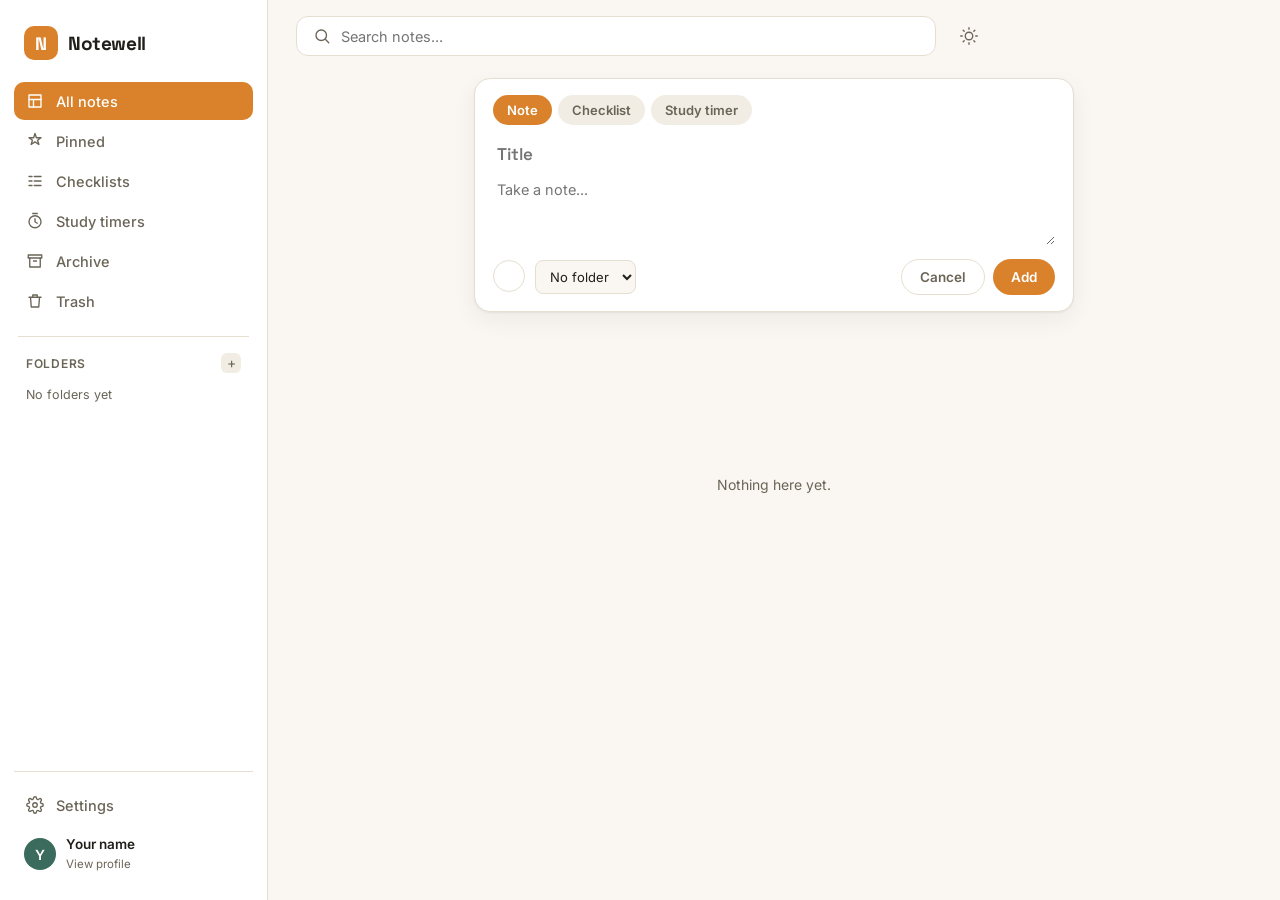
<file: index.html>
<!DOCTYPE html>
<html lang="en">
<head>
<meta charset="UTF-8">
<meta name="viewport" content="width=device-width, initial-scale=1.0">
<title>All notes · Notewell</title>
<link rel="preconnect" href="https://fonts.googleapis.com">
<link href="https://fonts.googleapis.com/css2?family=Space+Grotesk:wght@500;600;700&family=Inter:wght@400;500;600;700&display=swap" rel="stylesheet">
<link rel="stylesheet" href="style.css">
</head>
<body data-page="home">

<div class="app">
  <div class="overlay" id="overlay"></div>
  <aside class="sidebar" id="sidebar"></aside>

  <div class="main">
    <header class="topbar" id="topbar"></header>
    <div id="pageContent"></div>
  </div>
</div>

<script src="script.js"></script>
</body>
</html>
</file>
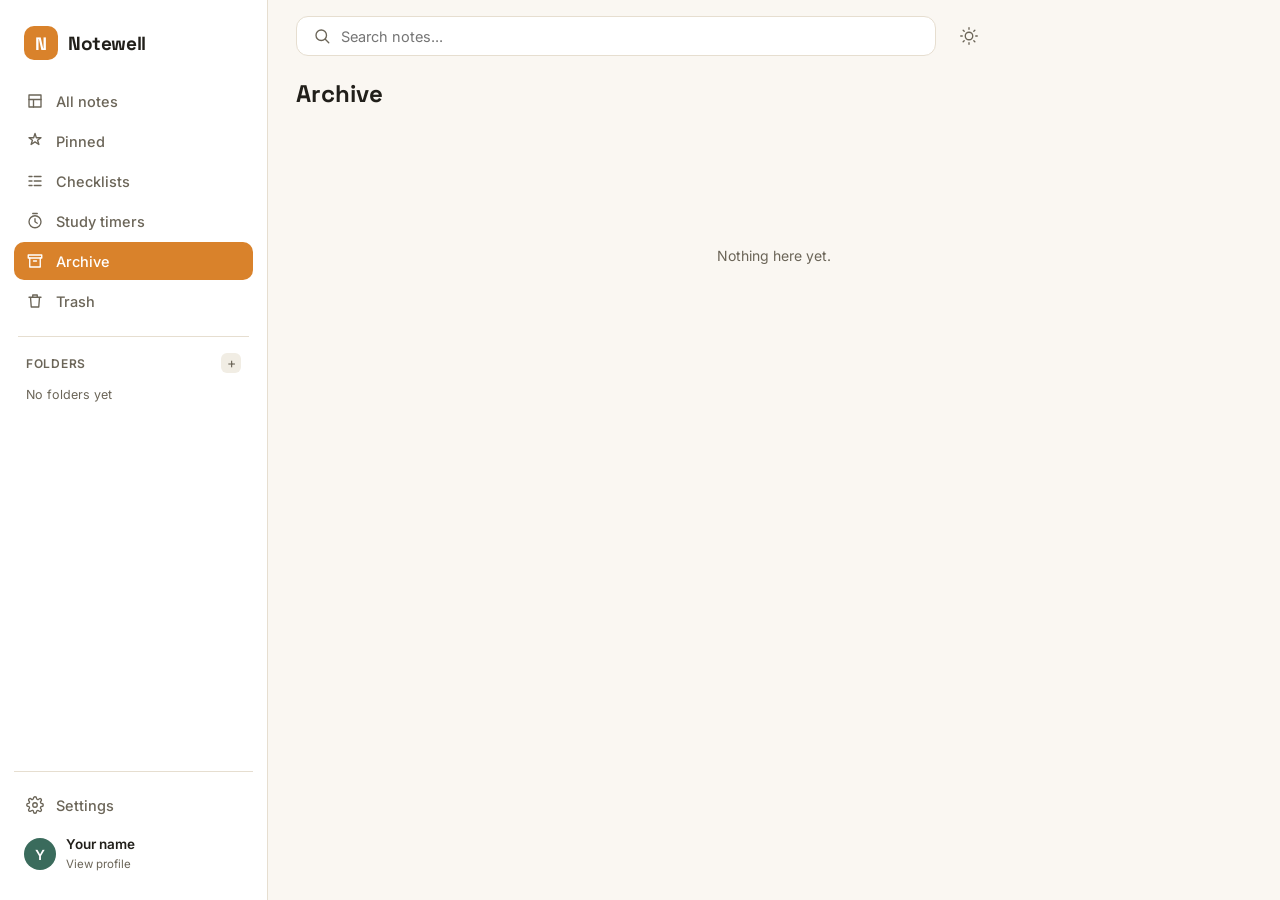
<file: archive.html>
<!DOCTYPE html>
<html lang="en">
<head>
<meta charset="UTF-8">
<meta name="viewport" content="width=device-width, initial-scale=1.0">
<title>Archive · Notewell</title>
<link rel="preconnect" href="https://fonts.googleapis.com">
<link href="https://fonts.googleapis.com/css2?family=Space+Grotesk:wght@500;600;700&family=Inter:wght@400;500;600;700&display=swap" rel="stylesheet">
<link rel="stylesheet" href="style.css">
</head>
<body data-page="archive">

<div class="app">
  <div class="overlay" id="overlay"></div>
  <aside class="sidebar" id="sidebar"></aside>

  <div class="main">
    <header class="topbar" id="topbar"></header>
    <div id="pageContent"></div>
  </div>
</div>

<script src="script.js"></script>
</body>
</html>
</file>
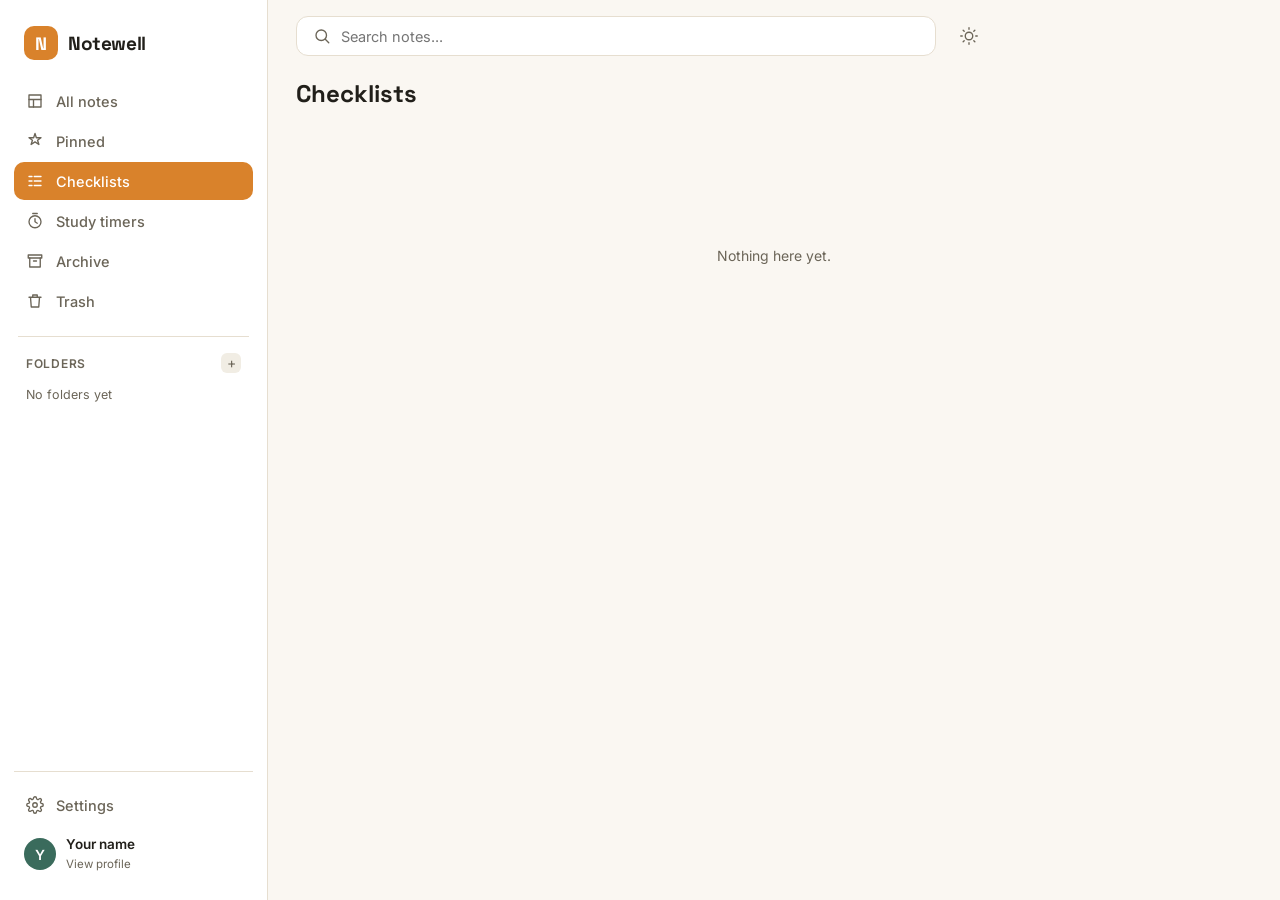
<file: checklists.html>
<!DOCTYPE html>
<html lang="en">
<head>
<meta charset="UTF-8">
<meta name="viewport" content="width=device-width, initial-scale=1.0">
<title>Checklists · Notewell</title>
<link rel="preconnect" href="https://fonts.googleapis.com">
<link href="https://fonts.googleapis.com/css2?family=Space+Grotesk:wght@500;600;700&family=Inter:wght@400;500;600;700&display=swap" rel="stylesheet">
<link rel="stylesheet" href="style.css">
</head>
<body data-page="checklists">

<div class="app">
  <div class="overlay" id="overlay"></div>
  <aside class="sidebar" id="sidebar"></aside>

  <div class="main">
    <header class="topbar" id="topbar"></header>
    <div id="pageContent"></div>
  </div>
</div>

<script src="script.js"></script>
</body>
</html>
</file>
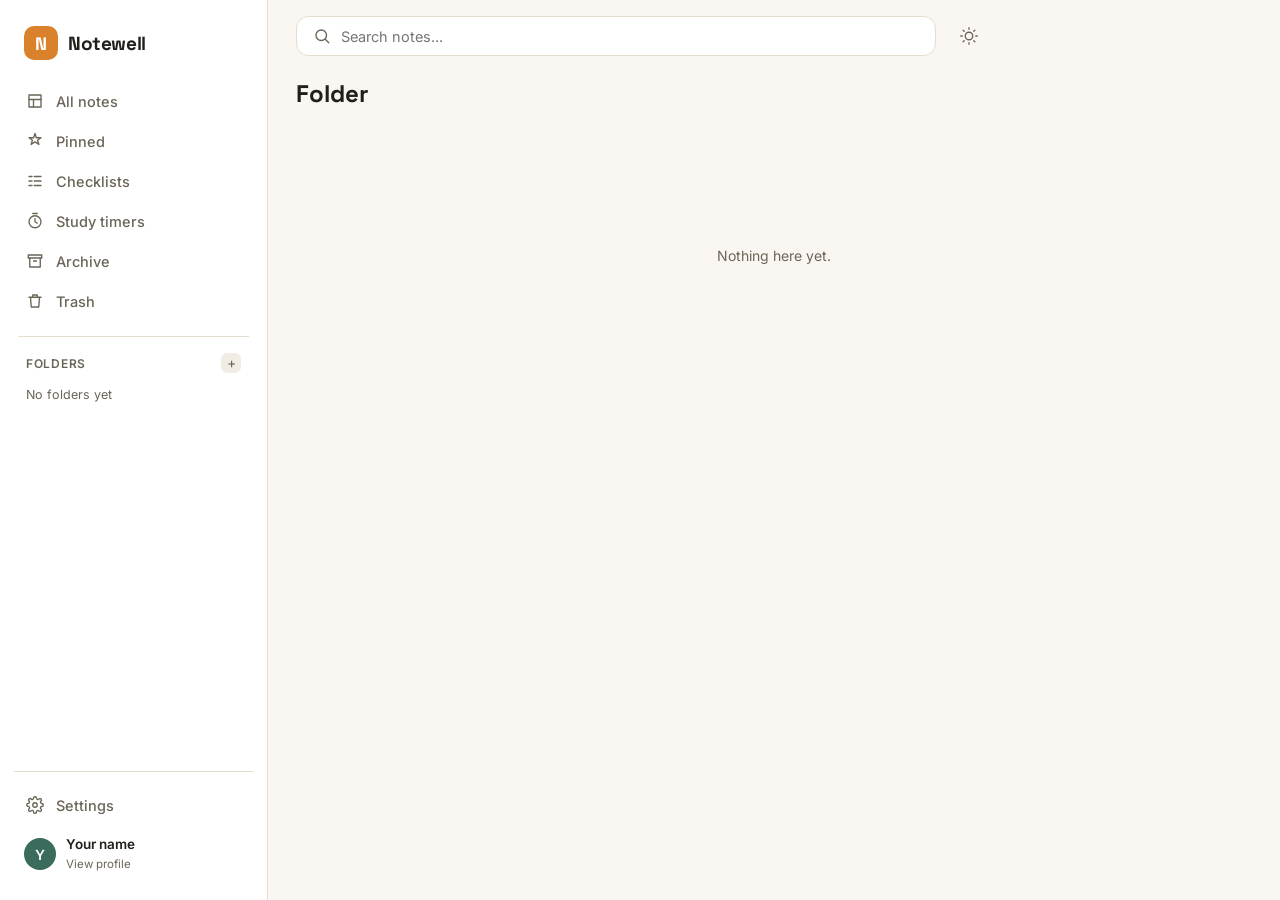
<file: folder.html>
<!DOCTYPE html>
<html lang="en">
<head>
<meta charset="UTF-8">
<meta name="viewport" content="width=device-width, initial-scale=1.0">
<title>Folder · Notewell</title>
<link rel="preconnect" href="https://fonts.googleapis.com">
<link href="https://fonts.googleapis.com/css2?family=Space+Grotesk:wght@500;600;700&family=Inter:wght@400;500;600;700&display=swap" rel="stylesheet">
<link rel="stylesheet" href="style.css">
</head>
<body data-page="folder">

<div class="app">
  <div class="overlay" id="overlay"></div>
  <aside class="sidebar" id="sidebar"></aside>

  <div class="main">
    <header class="topbar" id="topbar"></header>
    <div id="pageContent"></div>
  </div>
</div>

<script src="script.js"></script>
</body>
</html>
</file>
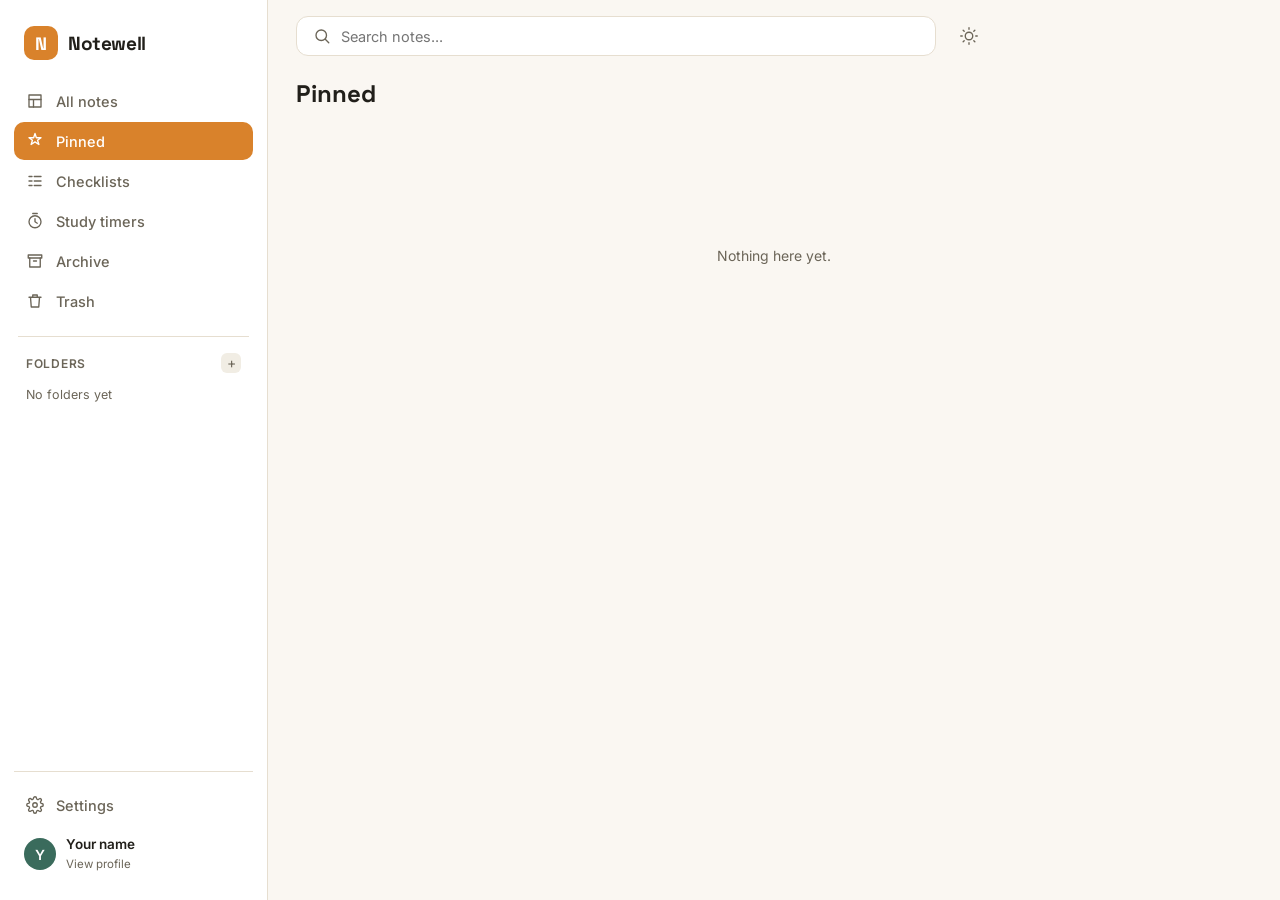
<file: pinned.html>
<!DOCTYPE html>
<html lang="en">
<head>
<meta charset="UTF-8">
<meta name="viewport" content="width=device-width, initial-scale=1.0">
<title>Pinned · Notewell</title>
<link rel="preconnect" href="https://fonts.googleapis.com">
<link href="https://fonts.googleapis.com/css2?family=Space+Grotesk:wght@500;600;700&family=Inter:wght@400;500;600;700&display=swap" rel="stylesheet">
<link rel="stylesheet" href="style.css">
</head>
<body data-page="pinned">

<div class="app">
  <div class="overlay" id="overlay"></div>
  <aside class="sidebar" id="sidebar"></aside>

  <div class="main">
    <header class="topbar" id="topbar"></header>
    <div id="pageContent"></div>
  </div>
</div>

<script src="script.js"></script>
</body>
</html>
</file>
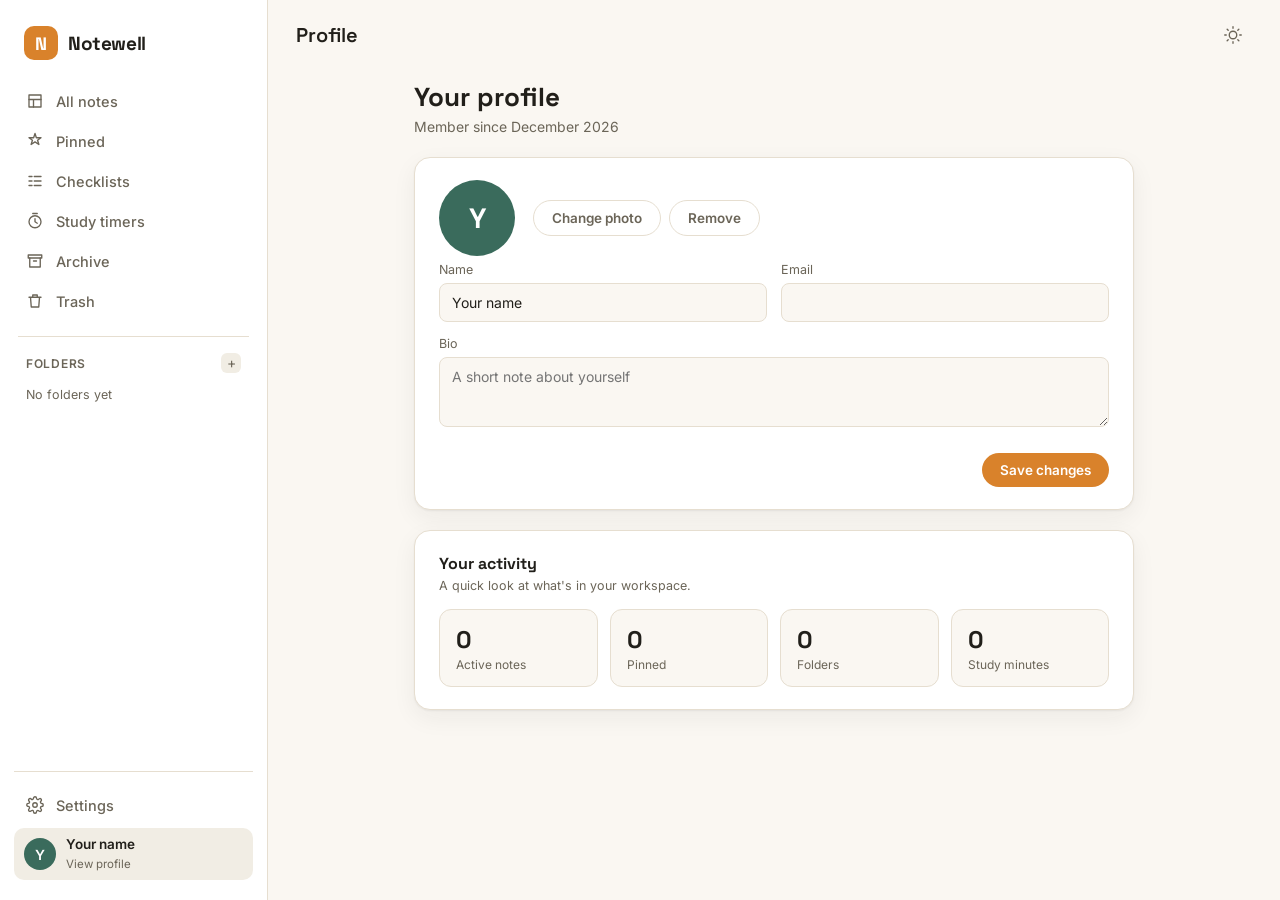
<file: profile.html>
<!DOCTYPE html>
<html lang="en">
<head>
<meta charset="UTF-8">
<meta name="viewport" content="width=device-width, initial-scale=1.0">
<title>Profile · Notewell</title>
<link rel="preconnect" href="https://fonts.googleapis.com">
<link href="https://fonts.googleapis.com/css2?family=Space+Grotesk:wght@500;600;700&family=Inter:wght@400;500;600;700&display=swap" rel="stylesheet">
<link rel="stylesheet" href="style.css">
</head>
<body data-page="profile">

<div class="app">
  <div class="overlay" id="overlay"></div>
  <aside class="sidebar" id="sidebar"></aside>

  <div class="main">
    <header class="topbar" id="topbar"></header>
    <div id="pageContent"></div>
  </div>
</div>

<script src="script.js"></script>
</body>
</html>
</file>
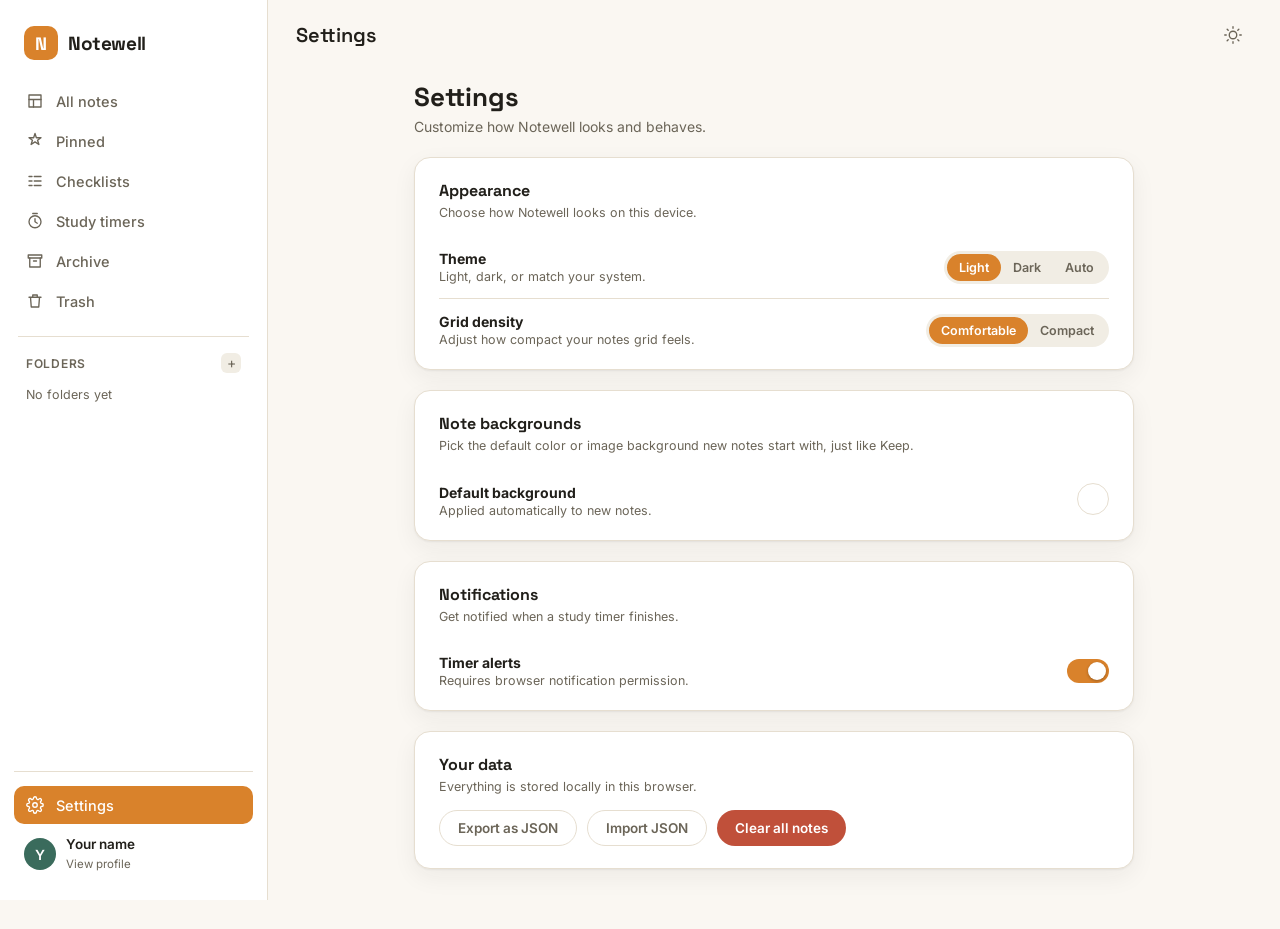
<file: settings.html>
<!DOCTYPE html>
<html lang="en">
<head>
<meta charset="UTF-8">
<meta name="viewport" content="width=device-width, initial-scale=1.0">
<title>Settings · Notewell</title>
<link rel="preconnect" href="https://fonts.googleapis.com">
<link href="https://fonts.googleapis.com/css2?family=Space+Grotesk:wght@500;600;700&family=Inter:wght@400;500;600;700&display=swap" rel="stylesheet">
<link rel="stylesheet" href="style.css">
</head>
<body data-page="settings">

<div class="app">
  <div class="overlay" id="overlay"></div>
  <aside class="sidebar" id="sidebar"></aside>

  <div class="main">
    <header class="topbar" id="topbar"></header>
    <div id="pageContent"></div>
  </div>
</div>

<script src="script.js"></script>
</body>
</html>
</file>
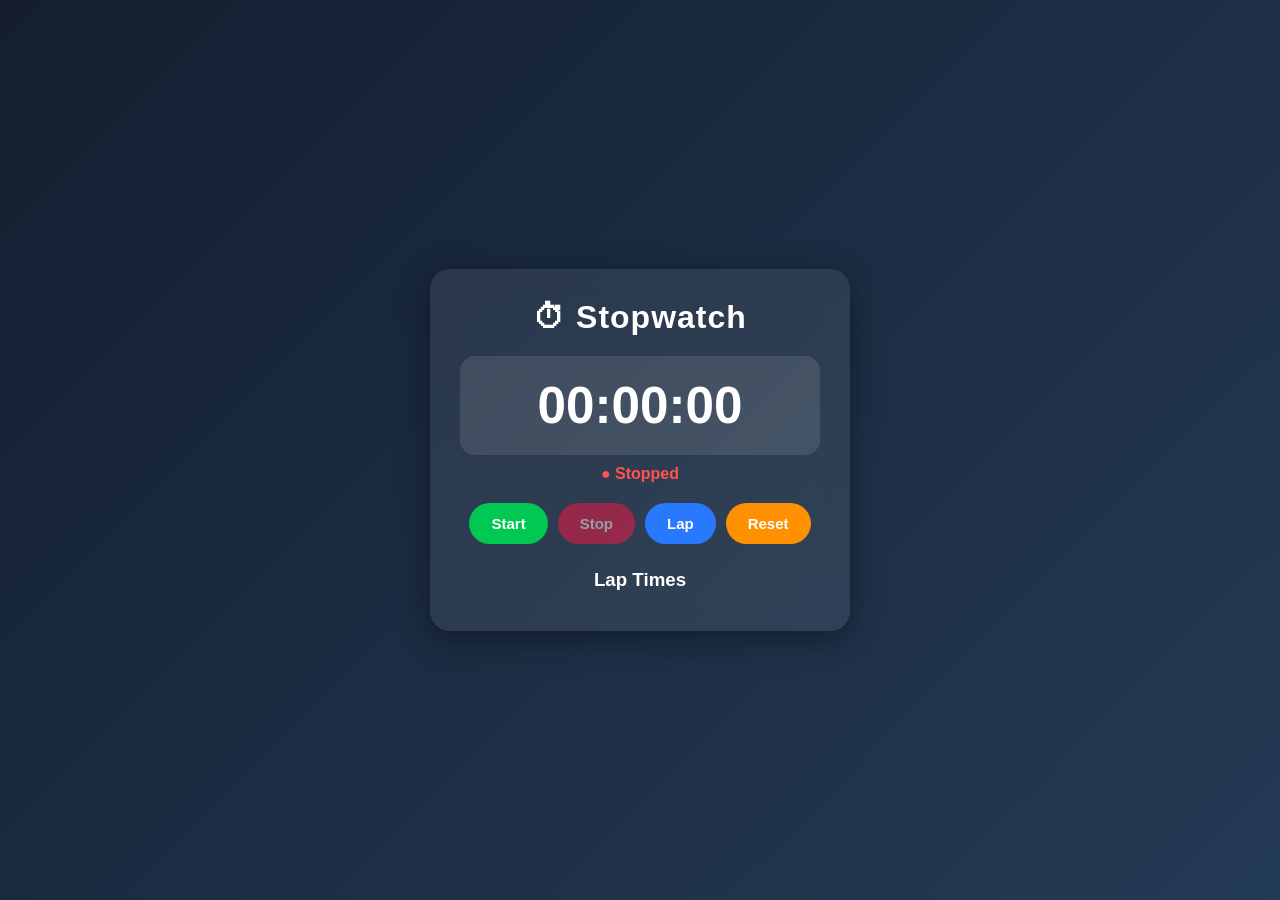
<file: timer.html>
<!DOCTYPE html>
<html lang="en">
<head>
<meta charset="UTF-8">
<meta name="viewport" content="width=device-width, initial-scale=1.0">
<title>Modern Stopwatch</title>

<style>
*{
    margin:0;
    padding:0;
    box-sizing:border-box;
    font-family:'Segoe UI',sans-serif;
}

body{
    height:100vh;
    display:flex;
    justify-content:center;
    align-items:center;
    background:linear-gradient(135deg,#141e30,#243b55);
}

.container{
    width:420px;
    padding:30px;
    border-radius:20px;
    text-align:center;
    background:rgba(255,255,255,0.08);
    backdrop-filter:blur(12px);
    box-shadow:0 8px 32px rgba(0,0,0,0.4);
    color:white;
}

h1{
    margin-bottom:15px;
    letter-spacing:1px;
}

#display{
    font-size:3.2rem;
    font-weight:bold;
    margin:20px 0 10px;
    padding:20px;
    border-radius:15px;
    background:rgba(255,255,255,0.1);
}

#status{
    font-size:16px;
    font-weight:bold;
    margin-bottom:20px;
}

.running{
    color:#00e676;
}

.stopped{
    color:#ff5252;
}

.buttons{
    display:flex;
    justify-content:center;
    flex-wrap:wrap;
    gap:10px;
    margin-bottom:25px;
}

button{
    border:none;
    border-radius:30px;
    padding:12px 22px;
    font-size:15px;
    font-weight:600;
    color:white;
    cursor:pointer;
    transition:0.3s;
}

button:hover{
    transform:translateY(-3px);
}

button:disabled{
    opacity:0.5;
    cursor:not-allowed;
    transform:none;
}

#startBtn{
    background:#00c853;
}

#stopBtn{
    background:#ff1744;
}

#lapBtn{
    background:#2979ff;
}

#resetBtn{
    background:#ff9100;
}

h3{
    margin-bottom:10px;
}

#laps{
    max-height:180px;
    overflow-y:auto;
    text-align:left;
}

#laps li{
    list-style:none;
    background:rgba(255,255,255,0.1);
    margin:8px 0;
    padding:10px;
    border-radius:10px;
}

#laps::-webkit-scrollbar{
    width:6px;
}

#laps::-webkit-scrollbar-thumb{
    background:#999;
    border-radius:10px;
}
</style>
</head>

<body>

<div class="container">

    <h1>⏱ Stopwatch</h1>

    <div id="display">00:00:00</div>

    <p id="status" class="stopped">● Stopped</p>

    <div class="buttons">
        <button id="startBtn" onclick="startTimer()">Start</button>
        <button id="stopBtn" onclick="stopTimer()" disabled>Stop</button>
        <button id="lapBtn" onclick="recordLap()">Lap</button>
        <button id="resetBtn" onclick="resetTimer()">Reset</button>
    </div>

    <h3>Lap Times</h3>
    <ul id="laps"></ul>

</div>

<script>
let hours = 0;
let minutes = 0;
let seconds = 0;
let timer = null;
let lapCount = 1;

function updateDisplay(){
    let h = String(hours).padStart(2,'0');
    let m = String(minutes).padStart(2,'0');
    let s = String(seconds).padStart(2,'0');

    document.getElementById("display").textContent =
        `${h}:${m}:${s}`;
}

function runTimer(){
    seconds++;

    if(seconds === 60){
        seconds = 0;
        minutes++;
    }

    if(minutes === 60){
        minutes = 0;
        hours++;
    }

    updateDisplay();
}

function startTimer(){

    if(timer === null){

        timer = setInterval(runTimer,1000);

        document.getElementById("status").textContent =
            "● Running";
        document.getElementById("status").className =
            "running";

        document.getElementById("startBtn").disabled = true;
        document.getElementById("stopBtn").disabled = false;
    }
}

function stopTimer(){

    clearInterval(timer);
    timer = null;

    document.getElementById("status").textContent =
        "● Paused";
    document.getElementById("status").className =
        "stopped";

    document.getElementById("startBtn").disabled = false;
    document.getElementById("stopBtn").disabled = true;
}

function resetTimer(){

    clearInterval(timer);
    timer = null;

    hours = 0;
    minutes = 0;
    seconds = 0;
    lapCount = 1;

    updateDisplay();

    document.getElementById("laps").innerHTML = "";

    document.getElementById("status").textContent =
        "● Stopped";
    document.getElementById("status").className =
        "stopped";

    document.getElementById("startBtn").disabled = false;
    document.getElementById("stopBtn").disabled = true;
}

function recordLap(){

    if(timer !== null){

        let lapTime =
            document.getElementById("display").textContent;

        let li = document.createElement("li");

        li.innerHTML =
            `🏁 Lap ${lapCount}: <strong>${lapTime}</strong>`;

        document.getElementById("laps").appendChild(li);

        lapCount++;
    }
}
</script>

</body>
</html>
</file>
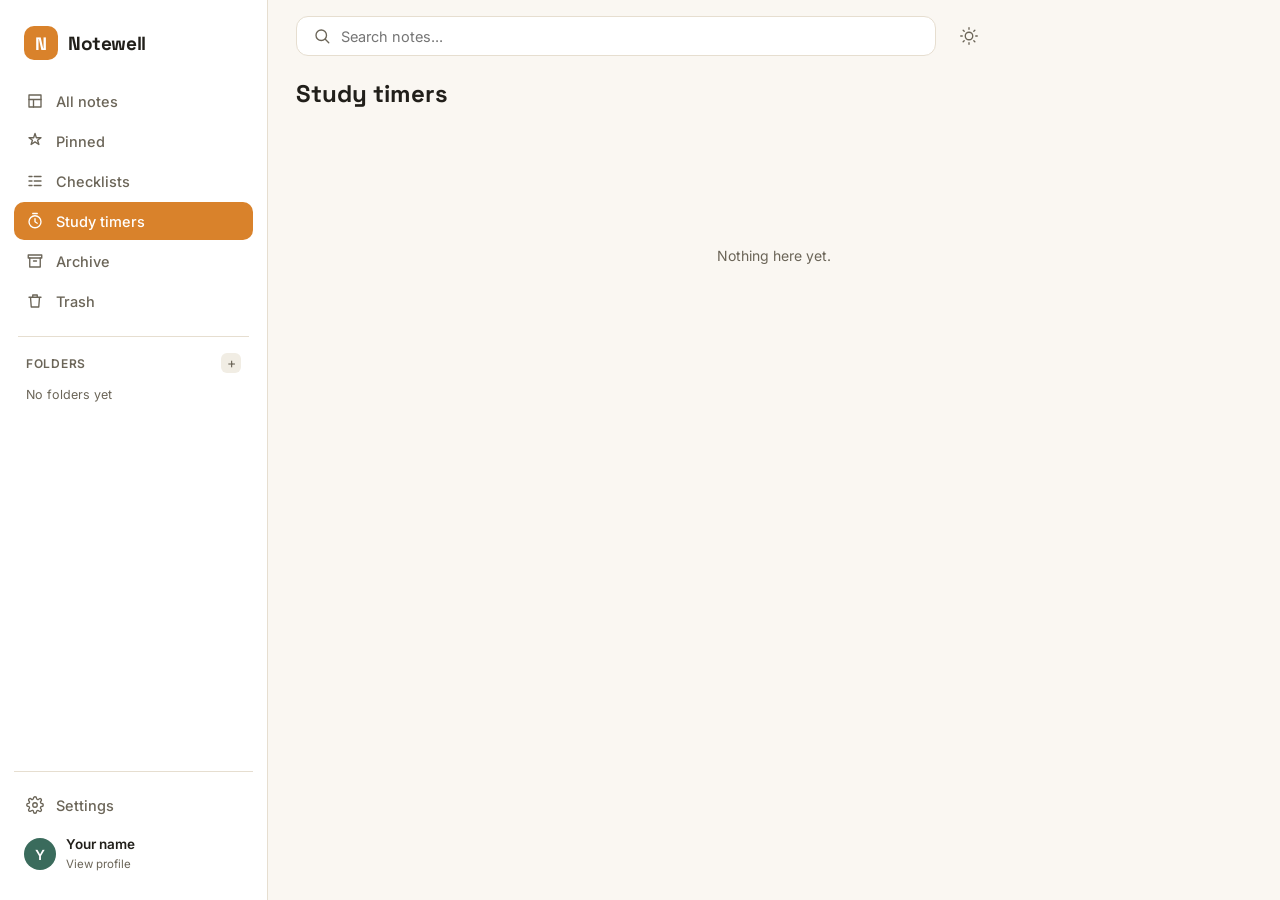
<file: timers.html>
<!DOCTYPE html>
<html lang="en">
<head>
<meta charset="UTF-8">
<meta name="viewport" content="width=device-width, initial-scale=1.0">
<title>Study timers · Notewell</title>
<link rel="preconnect" href="https://fonts.googleapis.com">
<link href="https://fonts.googleapis.com/css2?family=Space+Grotesk:wght@500;600;700&family=Inter:wght@400;500;600;700&display=swap" rel="stylesheet">
<link rel="stylesheet" href="style.css">
</head>
<body data-page="timers">

<div class="app">
  <div class="overlay" id="overlay"></div>
  <aside class="sidebar" id="sidebar"></aside>

  <div class="main">
    <header class="topbar" id="topbar"></header>
    <div id="pageContent"></div>
  </div>
</div>

<script src="script.js"></script>
</body>
</html>
</file>
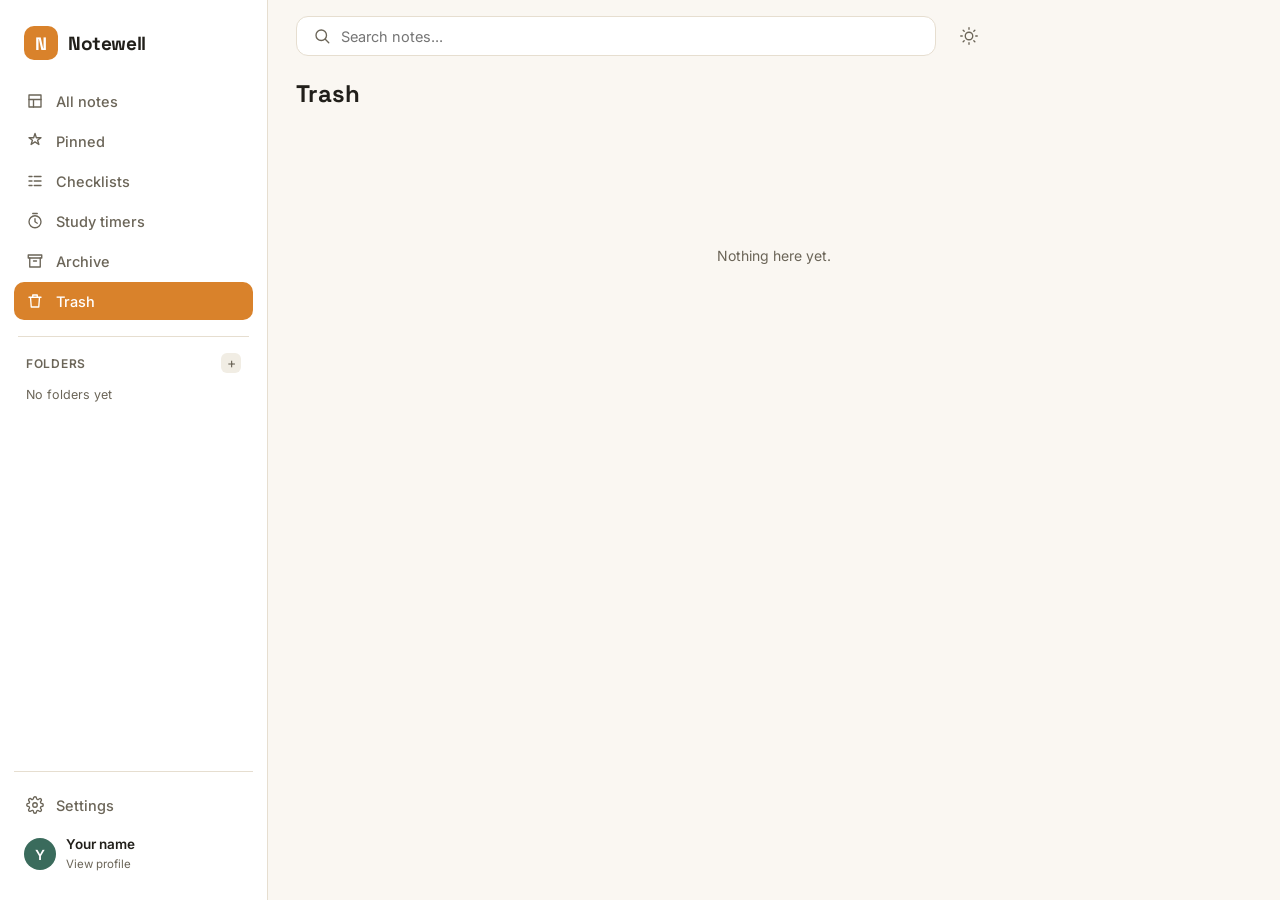
<file: trash.html>
<!DOCTYPE html>
<html lang="en">
<head>
<meta charset="UTF-8">
<meta name="viewport" content="width=device-width, initial-scale=1.0">
<title>Trash · Notewell</title>
<link rel="preconnect" href="https://fonts.googleapis.com">
<link href="https://fonts.googleapis.com/css2?family=Space+Grotesk:wght@500;600;700&family=Inter:wght@400;500;600;700&display=swap" rel="stylesheet">
<link rel="stylesheet" href="style.css">
</head>
<body data-page="trash">

<div class="app">
  <div class="overlay" id="overlay"></div>
  <aside class="sidebar" id="sidebar"></aside>

  <div class="main">
    <header class="topbar" id="topbar"></header>
    <div id="pageContent"></div>
  </div>
</div>

<script src="script.js"></script>
</body>
</html>
</file>
<file: style.css>
/* ===================== Tokens ===================== */

:root{
  --paper: #faf7f2;
  --surface: #ffffff;
  --surface-2: #f1ede4;
  --border: #e6ded0;
  --ink: #211f1a;
  --ink-soft: #6b6558;
  --accent: #d9822b;
  --accent-ink: #ffffff;
  --accent-2: #3a6b5c;
  --danger: #c0503a;
  --shadow: 0 1px 2px rgba(33,31,26,.06), 0 8px 24px rgba(33,31,26,.06);
  --shadow-hover: 0 4px 10px rgba(33,31,26,.10), 0 16px 32px rgba(33,31,26,.10);
  --radius: 16px;
  --radius-sm: 10px;
  --sidebar-w: 268px;
  --font-display: 'Space Grotesk', sans-serif;
  --font-body: 'Inter', sans-serif;
}

html[data-theme="dark"]{
  --paper: #14131a;
  --surface: #1d1c24;
  --surface-2: #26252f;
  --border: #34333d;
  --ink: #f1efe9;
  --ink-soft: #a29c8f;
  --accent: #eb9c4c;
  --accent-ink: #201506;
  --accent-2: #5fa08c;
  --danger: #e07a5f;
  --shadow: 0 1px 2px rgba(0,0,0,.3), 0 8px 24px rgba(0,0,0,.35);
  --shadow-hover: 0 4px 10px rgba(0,0,0,.4), 0 20px 40px rgba(0,0,0,.45);
}

*{ margin:0; padding:0; box-sizing:border-box; }

html, body{ height:100%; }

body{
  font-family: var(--font-body);
  background: var(--paper);
  color: var(--ink);
  -webkit-font-smoothing: antialiased;
  transition: background .25s ease, color .25s ease;
}

button, input, textarea, select{ font-family: inherit; color: inherit; }
button{ cursor:pointer; background:none; border:none; }
a{ text-decoration:none; color:inherit; }
svg{ width:18px; height:18px; fill:none; stroke:currentColor; stroke-width:1.8; stroke-linecap:round; stroke-linejoin:round; }

/* ===================== App shell ===================== */

.app{ display:flex; min-height:100vh; }

.overlay{
  display:none;
  position:fixed; inset:0;
  background:rgba(0,0,0,.4);
  z-index:40;
}
.overlay.show{ display:block; }

/* ===================== Sidebar ===================== */

.sidebar{
  width: var(--sidebar-w);
  flex-shrink:0;
  background: var(--surface);
  border-right:1px solid var(--border);
  padding:20px 14px;
  display:flex;
  flex-direction:column;
  position:sticky;
  top:0;
  height:100vh;
  overflow-y:auto;
  z-index:50;
}

.brand{
  display:flex; align-items:center; gap:10px;
  padding:6px 10px 22px;
}
.brand-mark{
  width:34px; height:34px; border-radius:10px;
  background: var(--accent); color:var(--accent-ink);
  display:flex; align-items:center; justify-content:center;
  font-family:var(--font-display); font-weight:700; font-size:18px;
  flex-shrink:0;
}
.brand-name{ font-family:var(--font-display); font-weight:700; font-size:19px; letter-spacing:-.02em; }

.nav-group{ display:flex; flex-direction:column; gap:2px; }

.nav-item{
  display:flex; align-items:center; gap:12px;
  padding:10px 12px;
  border-radius:var(--radius-sm);
  font-size:14.5px; font-weight:500;
  color:var(--ink-soft);
  text-align:left;
  width:100%;
}
.nav-item svg{ flex-shrink:0; }
.nav-item:hover{ background:var(--surface-2); color:var(--ink); }
.nav-item.active{ background:var(--accent); color:var(--accent-ink); }

.nav-badge{
  margin-left:auto; font-size:11px; font-weight:700;
  background:var(--surface-2); color:var(--ink-soft);
  padding:1px 7px; border-radius:999px;
}
.nav-item.active .nav-badge{ background:rgba(255,255,255,.3); color:var(--accent-ink); }

.nav-divider{ height:1px; background:var(--border); margin:16px 4px; }

.folders-head{
  display:flex; align-items:center; justify-content:space-between;
  padding:0 12px 8px;
  font-size:12px; font-weight:600; letter-spacing:.06em; text-transform:uppercase;
  color:var(--ink-soft);
}
.folders-head button{
  width:20px; height:20px; border-radius:6px;
  background:var(--surface-2); font-size:14px; line-height:1;
  display:flex; align-items:center; justify-content:center;
}
.folders-head button:hover{ background:var(--accent); color:var(--accent-ink); }
.folders-list{ margin-bottom:10px; max-height:220px; overflow-y:auto; }
.folders-empty{ padding:6px 12px; font-size:12.5px; color:var(--ink-soft); }

.folder-dot{
  width:9px; height:9px; border-radius:50%; flex-shrink:0;
}
.folder-item{
  display:flex; align-items:center; justify-content:space-between;
  gap:8px;
}
.folder-item .nav-item{ flex:1; }
.folder-remove{
  opacity:0; font-size:12px; color:var(--ink-soft); padding:4px 8px;
}
.folder-item:hover .folder-remove{ opacity:1; }

.sidebar-bottom{ margin-top:auto; padding-top:14px; border-top:1px solid var(--border); display:flex; flex-direction:column; gap:4px; }

.profile-chip{
  display:flex; align-items:center; gap:10px;
  padding:8px 10px; border-radius:var(--radius-sm); width:100%;
}
.profile-chip:hover{ background:var(--surface-2); }
.profile-chip.active{ background:var(--surface-2); }
.avatar{
  width:32px; height:32px; border-radius:50%;
  background:var(--accent-2); color:#fff;
  display:flex; align-items:center; justify-content:center;
  font-weight:600; font-size:14px; flex-shrink:0;
  overflow:hidden;
}
.avatar img{ width:100%; height:100%; object-fit:cover; }
.profile-info{ text-align:left; overflow:hidden; }
.profile-info strong{ display:block; font-size:13.5px; font-weight:600; white-space:nowrap; overflow:hidden; text-overflow:ellipsis; }
.profile-info small{ color:var(--ink-soft); font-size:11.5px; }

/* ===================== Main ===================== */

.main{ flex:1; min-width:0; display:flex; flex-direction:column; }

.topbar{
  display:flex; align-items:center; gap:14px;
  padding:16px 28px;
  position:sticky; top:0; z-index:30;
  background:var(--paper);
}

.icon-btn{
  width:38px; height:38px; border-radius:50%;
  display:flex; align-items:center; justify-content:center;
  color:var(--ink-soft); flex-shrink:0;
}
.icon-btn:hover{ background:var(--surface-2); color:var(--ink); }
.only-mobile{ display:none; }

.search-wrap{
  flex:1; max-width:640px;
  display:flex; align-items:center; gap:10px;
  background:var(--surface);
  border:1px solid var(--border);
  border-radius:12px;
  padding:10px 16px;
}
.search-wrap svg{ color:var(--ink-soft); flex-shrink:0; }
.search-wrap input{
  border:none; outline:none; background:transparent; width:100%;
  font-size:14.5px; color:var(--ink);
}

.topbar-title{
  font-family:var(--font-display); font-size:20px; font-weight:600; flex:1;
}

/* ===================== Composer ===================== */

.composer{
  width:min(600px, 92%);
  margin:6px auto 30px;
  background:var(--surface);
  border:1px solid var(--border);
  border-radius:var(--radius);
  box-shadow:var(--shadow);
  padding:16px 18px;
}

.composer-tabs{ display:flex; gap:6px; margin-bottom:12px; }
.tab{
  padding:7px 14px; border-radius:999px; font-size:13px; font-weight:600;
  color:var(--ink-soft); background:var(--surface-2);
}
.tab.active{ background:var(--accent); color:var(--accent-ink); }

.composer-title{
  width:100%; border:none; outline:none; background:transparent;
  font-size:17px; font-weight:600; font-family:var(--font-display);
  padding:6px 4px; margin-bottom:4px;
}

.composer-field{ display:none; }
.composer-field.active{ display:block; }

.field-text{
  width:100%; border:none; outline:none; resize:vertical;
  min-height:70px; background:transparent; padding:6px 4px; font-size:14.5px;
}

.check-rows{ display:flex; flex-direction:column; gap:6px; margin:4px 0; }
.check-row{ display:flex; align-items:center; gap:8px; }
.check-row input[type="checkbox"]{ width:17px; height:17px; accent-color:var(--accent); }
.check-row input[type="text"]{
  flex:1; border:none; outline:none; background:transparent;
  font-size:14px; padding:6px 4px; border-bottom:1px solid transparent;
}
.check-row input[type="text"]:focus{ border-bottom:1px solid var(--border); }
.check-row .remove-row{ color:var(--ink-soft); font-size:16px; padding:2px 6px; }
.add-item-btn{
  font-size:13px; font-weight:600; color:var(--ink-soft); padding:6px 4px;
}
.add-item-btn:hover{ color:var(--accent); }

.field-timer{ padding:6px 4px; }
.timer-label{ display:block; font-size:12.5px; color:var(--ink-soft); margin-bottom:6px; }
.field-timer input{
  width:100px; padding:8px 10px; border:1px solid var(--border);
  border-radius:8px; background:var(--paper); font-size:14px;
}

.composer-row{
  display:flex; align-items:center; justify-content:space-between;
  margin-top:14px; flex-wrap:wrap; gap:10px;
}
.composer-options{ display:flex; align-items:center; gap:10px; position:relative; }
.composer-options select{
  border:1px solid var(--border); border-radius:8px; padding:7px 10px;
  background:var(--paper); font-size:13px;
}
.composer-actions{ display:flex; gap:8px; }

.btn-primary, .btn-ghost, .btn-danger{
  padding:9px 18px; border-radius:999px; font-size:13.5px; font-weight:600;
}
.btn-primary{ background:var(--accent); color:var(--accent-ink); }
.btn-primary:hover{ filter:brightness(1.06); }
.btn-ghost{ color:var(--ink-soft); border:1px solid var(--border); }
.btn-ghost:hover{ background:var(--surface-2); color:var(--ink); }
.btn-danger{ color:#fff; background:var(--danger); }
.btn-danger:hover{ filter:brightness(1.08); }

/* ===================== Background picker (Keep-style) ===================== */

.bg-trigger{
  width:32px; height:32px; border-radius:50%; border:1px solid var(--border);
  flex-shrink:0; position:relative; overflow:hidden;
}
.bg-trigger::after{
  content:""; position:absolute; inset:0; border-radius:50%;
}

.bg-popover{
  display:none; position:absolute; bottom:calc(100% + 10px); left:0;
  background:var(--surface); border:1px solid var(--border); border-radius:14px;
  box-shadow:var(--shadow-hover); padding:14px; width:260px; z-index:60;
}
.bg-popover.show{ display:block; }
.bg-popover-label{ font-size:11px; font-weight:700; text-transform:uppercase; letter-spacing:.06em; color:var(--ink-soft); margin-bottom:8px; }
.bg-popover-label:not(:first-child){ margin-top:14px; }
.bg-swatch-grid{ display:grid; grid-template-columns:repeat(6, 1fr); gap:8px; }
.bg-swatch{
  width:100%; aspect-ratio:1; border-radius:50%; border:2px solid var(--border);
  position:relative; background:var(--surface);
}
.bg-swatch.active{ border-color:var(--accent); box-shadow:0 0 0 2px var(--accent); }
.bg-swatch.active::after{
  content:"✓"; position:absolute; inset:0; display:flex; align-items:center; justify-content:center;
  font-size:12px; color:var(--ink);
}

/* solid color swatch options */
.bg-swatch[data-c="default"]{ background:var(--surface); }
.bg-swatch[data-c="coral"]{ background:#f6d2c9; }
.bg-swatch[data-c="peach"]{ background:#f9e2ae; }
.bg-swatch[data-c="sand"]{ background:#f0e4c8; }
.bg-swatch[data-c="sage"]{ background:#d9e6d3; }
.bg-swatch[data-c="fog"]{ background:#cfe8e6; }
.bg-swatch[data-c="storm"]{ background:#d3e0f0; }
.bg-swatch[data-c="dusk"]{ background:#e2d6f0; }
.bg-swatch[data-c="blossom"]{ background:#f5d6e6; }
html[data-theme="dark"] .bg-swatch[data-c="coral"]{ background:#5a3a33; }
html[data-theme="dark"] .bg-swatch[data-c="peach"]{ background:#5a4d28; }
html[data-theme="dark"] .bg-swatch[data-c="sand"]{ background:#4d4530; }
html[data-theme="dark"] .bg-swatch[data-c="sage"]{ background:#33422f; }
html[data-theme="dark"] .bg-swatch[data-c="fog"]{ background:#28403e; }
html[data-theme="dark"] .bg-swatch[data-c="storm"]{ background:#2b3a52; }
html[data-theme="dark"] .bg-swatch[data-c="dusk"]{ background:#3a3050; }
html[data-theme="dark"] .bg-swatch[data-c="blossom"]{ background:#4d2e3c; }

/* image / pattern swatch options - self-contained, theme-adaptive */
.bg-swatch[data-p]{ background:var(--surface); }
.bg-swatch[data-p="grid"]{
  background-image:
    linear-gradient(color-mix(in srgb, var(--ink) 22%, transparent) 1px, transparent 1px),
    linear-gradient(90deg, color-mix(in srgb, var(--ink) 22%, transparent) 1px, transparent 1px);
  background-size:6px 6px;
}
.bg-swatch[data-p="dots"]{
  background-image: radial-gradient(color-mix(in srgb, var(--ink) 35%, transparent) 1.2px, transparent 1.2px);
  background-size:6px 6px;
}
.bg-swatch[data-p="stripes"]{
  background-image: repeating-linear-gradient(45deg, color-mix(in srgb, var(--ink) 20%, transparent) 0 2px, transparent 2px 6px);
}
.bg-swatch[data-p="waves"]{
  background-image: repeating-radial-gradient(circle at 0 100%, transparent 0, transparent 3px, color-mix(in srgb, var(--ink) 22%, transparent) 4px, transparent 5px);
  background-size:10px 10px;
}
.bg-swatch[data-p="confetti"]{
  background-image:
    radial-gradient(circle at 20% 25%, var(--accent) 2px, transparent 2.5px),
    radial-gradient(circle at 70% 60%, var(--accent-2) 2px, transparent 2.5px),
    radial-gradient(circle at 45% 80%, color-mix(in srgb, var(--ink) 40%, transparent) 1.6px, transparent 2px);
  background-size:14px 14px;
}
.bg-swatch[data-p="marble"]{
  background-image:
    radial-gradient(circle at 30% 20%, color-mix(in srgb, var(--ink) 16%, transparent), transparent 60%),
    radial-gradient(circle at 70% 70%, color-mix(in srgb, var(--accent) 30%, transparent), transparent 55%);
}

/* bg-trigger preview (mirrors note background rules, different attribute names) */
.bg-trigger[data-bg-color="coral"]{ background:#f6d2c9; }
.bg-trigger[data-bg-color="peach"]{ background:#f9e2ae; }
.bg-trigger[data-bg-color="sand"]{ background:#f0e4c8; }
.bg-trigger[data-bg-color="sage"]{ background:#d9e6d3; }
.bg-trigger[data-bg-color="fog"]{ background:#cfe8e6; }
.bg-trigger[data-bg-color="storm"]{ background:#d3e0f0; }
.bg-trigger[data-bg-color="dusk"]{ background:#e2d6f0; }
.bg-trigger[data-bg-color="blossom"]{ background:#f5d6e6; }
html[data-theme="dark"] .bg-trigger[data-bg-color="coral"]{ background:#5a3a33; }
html[data-theme="dark"] .bg-trigger[data-bg-color="peach"]{ background:#5a4d28; }
html[data-theme="dark"] .bg-trigger[data-bg-color="sand"]{ background:#4d4530; }
html[data-theme="dark"] .bg-trigger[data-bg-color="sage"]{ background:#33422f; }
html[data-theme="dark"] .bg-trigger[data-bg-color="fog"]{ background:#28403e; }
html[data-theme="dark"] .bg-trigger[data-bg-color="storm"]{ background:#2b3a52; }
html[data-theme="dark"] .bg-trigger[data-bg-color="dusk"]{ background:#3a3050; }
html[data-theme="dark"] .bg-trigger[data-bg-color="blossom"]{ background:#4d2e3c; }
.bg-trigger[data-bg-pattern="grid"]{
  background-image:
    linear-gradient(color-mix(in srgb, var(--ink) 22%, transparent) 1px, transparent 1px),
    linear-gradient(90deg, color-mix(in srgb, var(--ink) 22%, transparent) 1px, transparent 1px);
  background-size:6px 6px;
}
.bg-trigger[data-bg-pattern="dots"]{
  background-image: radial-gradient(color-mix(in srgb, var(--ink) 35%, transparent) 1.2px, transparent 1.2px);
  background-size:6px 6px;
}
.bg-trigger[data-bg-pattern="stripes"]{
  background-image: repeating-linear-gradient(45deg, color-mix(in srgb, var(--ink) 20%, transparent) 0 2px, transparent 2px 6px);
}
.bg-trigger[data-bg-pattern="waves"]{
  background-image: repeating-radial-gradient(circle at 0 100%, transparent 0, transparent 3px, color-mix(in srgb, var(--ink) 22%, transparent) 4px, transparent 5px);
  background-size:10px 10px;
}
.bg-trigger[data-bg-pattern="confetti"]{
  background-image:
    radial-gradient(circle at 20% 25%, var(--accent) 2px, transparent 2.5px),
    radial-gradient(circle at 70% 60%, var(--accent-2) 2px, transparent 2.5px),
    radial-gradient(circle at 45% 80%, color-mix(in srgb, var(--ink) 40%, transparent) 1.6px, transparent 2px);
  background-size:14px 14px;
}
.bg-trigger[data-bg-pattern="marble"]{
  background-image:
    radial-gradient(circle at 30% 20%, color-mix(in srgb, var(--ink) 16%, transparent), transparent 60%),
    radial-gradient(circle at 70% 70%, color-mix(in srgb, var(--accent) 30%, transparent), transparent 55%);
}

/* ===================== Notes grid ===================== */

.page-title{
  font-family:var(--font-display); font-size:24px; font-weight:700;
  padding:6px 28px 4px;
}

.notes-grid{
  column-count:4; column-gap:20px;
  padding:14px 28px 60px;
}
.notes-grid.compact{ column-count:5; column-gap:14px; }
.notes-grid.compact .note{ padding:12px 12px 8px; }
.empty-state{
  display:none; text-align:center; color:var(--ink-soft);
  padding:60px 20px; font-size:14px;
}
.empty-state.show{ display:block; }

.note{
  break-inside:avoid; margin-bottom:20px;
  border-radius:var(--radius); border:1px solid var(--border);
  padding:16px 16px 12px; background:var(--surface);
  box-shadow:var(--shadow); transition:box-shadow .2s ease, transform .2s ease;
  position:relative; cursor:pointer;
}
.note:hover{ box-shadow:var(--shadow-hover); transform:translateY(-1px); }

/* note color backgrounds */
.note[data-bg-color="coral"]{ background:#f6d2c9; }
.note[data-bg-color="peach"]{ background:#f9e2ae; }
.note[data-bg-color="sand"]{ background:#f0e4c8; }
.note[data-bg-color="sage"]{ background:#d9e6d3; }
.note[data-bg-color="fog"]{ background:#cfe8e6; }
.note[data-bg-color="storm"]{ background:#d3e0f0; }
.note[data-bg-color="dusk"]{ background:#e2d6f0; }
.note[data-bg-color="blossom"]{ background:#f5d6e6; }
html[data-theme="dark"] .note[data-bg-color="coral"]{ background:#5a3a33; }
html[data-theme="dark"] .note[data-bg-color="peach"]{ background:#5a4d28; }
html[data-theme="dark"] .note[data-bg-color="sand"]{ background:#4d4530; }
html[data-theme="dark"] .note[data-bg-color="sage"]{ background:#33422f; }
html[data-theme="dark"] .note[data-bg-color="fog"]{ background:#28403e; }
html[data-theme="dark"] .note[data-bg-color="storm"]{ background:#2b3a52; }
html[data-theme="dark"] .note[data-bg-color="dusk"]{ background:#3a3050; }
html[data-theme="dark"] .note[data-bg-color="blossom"]{ background:#4d2e3c; }

/* note pattern backgrounds */
.note[data-bg-pattern="grid"]{
  background-image:
    linear-gradient(color-mix(in srgb, var(--ink) 12%, transparent) 1px, transparent 1px),
    linear-gradient(90deg, color-mix(in srgb, var(--ink) 12%, transparent) 1px, transparent 1px);
  background-size:16px 16px;
}
.note[data-bg-pattern="dots"]{
  background-image: radial-gradient(color-mix(in srgb, var(--ink) 22%, transparent) 1.6px, transparent 1.6px);
  background-size:16px 16px;
}
.note[data-bg-pattern="stripes"]{
  background-image: repeating-linear-gradient(45deg, color-mix(in srgb, var(--ink) 10%, transparent) 0 3px, transparent 3px 10px);
}
.note[data-bg-pattern="waves"]{
  background-image: repeating-radial-gradient(circle at 0 100%, transparent 0, transparent 8px, color-mix(in srgb, var(--ink) 12%, transparent) 9px, transparent 10px);
  background-size:24px 24px;
}
.note[data-bg-pattern="confetti"]{
  background-image:
    radial-gradient(circle at 15% 20%, var(--accent) 3px, transparent 3.5px),
    radial-gradient(circle at 75% 30%, var(--accent-2) 3px, transparent 3.5px),
    radial-gradient(circle at 40% 75%, color-mix(in srgb, var(--ink) 30%, transparent) 2.4px, transparent 3px),
    radial-gradient(circle at 85% 80%, var(--accent) 2.4px, transparent 3px);
  background-size:56px 56px;
}
.note[data-bg-pattern="marble"]{
  background-image:
    radial-gradient(circle at 25% 20%, color-mix(in srgb, var(--ink) 10%, transparent), transparent 55%),
    radial-gradient(circle at 75% 75%, color-mix(in srgb, var(--accent) 22%, transparent), transparent 50%);
}

.note-top{ display:flex; align-items:flex-start; justify-content:space-between; gap:8px; }
.note h3{
  font-family:var(--font-display); font-size:16px; font-weight:600;
  margin-bottom:8px; flex:1; word-break:break-word;
}
.note p{ font-size:14px; line-height:1.55; color:var(--ink); opacity:.85; white-space:pre-wrap; word-break:break-word; }

.pin-btn{
  color:var(--ink-soft); flex-shrink:0; padding:4px; border-radius:6px;
}
.pin-btn.pinned{ color:var(--accent); }
.pin-btn:hover{ background:color-mix(in srgb, var(--ink) 8%, transparent); }

.folder-tag{
  display:inline-flex; align-items:center; gap:5px;
  font-size:11px; color:var(--ink-soft); margin-top:10px;
  background:color-mix(in srgb, var(--surface) 60%, var(--surface-2)); padding:3px 9px; border-radius:999px;
}

.note-checklist{ display:flex; flex-direction:column; gap:6px; margin-top:2px; }
.note-check-row{ display:flex; align-items:center; gap:8px; font-size:13.5px; }
.note-check-row input{ accent-color:var(--accent); }
.note-check-row.done span{ text-decoration:line-through; opacity:.5; }
.checklist-progress{
  height:5px; border-radius:4px; background:color-mix(in srgb, var(--ink) 10%, transparent); margin-top:10px; overflow:hidden;
}
.checklist-progress span{ display:block; height:100%; background:var(--accent-2); transition:width .2s; }

.timer-block{ display:flex; align-items:center; gap:14px; margin-top:6px; }
.timer-ring{ position:relative; width:64px; height:64px; flex-shrink:0; }
.timer-ring svg{ width:64px; height:64px; transform:rotate(-90deg); }
.timer-ring circle{ fill:none; stroke-width:5; }
.timer-ring .bg{ stroke:color-mix(in srgb, var(--ink) 12%, transparent); }
.timer-ring .fg{ stroke:var(--accent); stroke-linecap:round; transition:stroke-dashoffset 1s linear; }
.timer-ring .time-label{
  position:absolute; inset:0; display:flex; align-items:center; justify-content:center;
  font-size:11px; font-weight:700; font-family:var(--font-display);
}
.timer-controls{ display:flex; gap:6px; }
.timer-controls button{
  width:30px; height:30px; border-radius:50%; background:color-mix(in srgb, var(--ink) 8%, transparent);
  display:flex; align-items:center; justify-content:center; color:var(--ink);
}
.timer-controls button:hover{ background:var(--accent); color:var(--accent-ink); }
.timer-status{ font-size:11.5px; color:var(--ink-soft); margin-top:4px; }

.note-actions{ display:flex; gap:6px; margin-top:14px; opacity:0; transition:opacity .15s; }
.note:hover .note-actions{ opacity:1; }
.note-actions button{
  width:28px; height:28px; border-radius:8px; color:var(--ink-soft);
  display:flex; align-items:center; justify-content:center;
}
.note-actions button:hover{ background:color-mix(in srgb, var(--ink) 8%, transparent); color:var(--ink); }
.note-actions .delete-btn:hover{ color:var(--danger); }

/* ===================== Modals ===================== */

.modal-backdrop{
  display:none; position:fixed; inset:0; background:rgba(20,18,14,.45);
  align-items:center; justify-content:center; z-index:100; padding:20px;
}
.modal-backdrop.show{ display:flex; }

.modal{
  background:var(--surface); border-radius:var(--radius);
  width:min(480px, 100%); max-height:86vh; overflow-y:auto;
  padding:26px; box-shadow:var(--shadow-hover);
}
.modal h2{ font-family:var(--font-display); font-size:20px; margin-bottom:18px; }
.modal .field-label{ display:block; font-size:12.5px; color:var(--ink-soft); margin:14px 0 6px; }
.modal input[type="text"], .modal input[type="email"]{
  width:100%; padding:10px 12px; border:1px solid var(--border);
  border-radius:8px; background:var(--paper); font-size:14px; outline:none;
}
.modal input:focus{ border-color:var(--accent); }

.modal-actions{ display:flex; justify-content:flex-end; gap:8px; margin-top:22px; }

.dot-picker{ display:flex; gap:10px; margin-top:4px; flex-wrap:wrap; }
.dot-picker button{
  width:26px; height:26px; border-radius:50%; border:2px solid transparent;
}
.dot-picker button.active{ border-color:var(--ink); }

/* ===================== Settings & Profile pages ===================== */

.page-content{
  width:min(720px, 92%);
  margin:10px auto 60px;
}

.page-header{ margin-bottom:22px; }
.page-header h1{ font-family:var(--font-display); font-size:26px; font-weight:700; }
.page-header p{ color:var(--ink-soft); font-size:14px; margin-top:4px; }

.card{
  background:var(--surface); border:1px solid var(--border);
  border-radius:var(--radius); padding:22px 24px; margin-bottom:20px;
  box-shadow:var(--shadow);
}
.card h2{ font-family:var(--font-display); font-size:16px; margin-bottom:4px; }
.card > p.card-sub{ color:var(--ink-soft); font-size:12.5px; margin-bottom:16px; }

.setting-row{
  display:flex; align-items:center; justify-content:space-between; gap:16px;
  padding:14px 0; border-bottom:1px solid var(--border);
}
.setting-row:last-child{ border-bottom:none; padding-bottom:0; }
.setting-row:first-child{ padding-top:0; }
.setting-row strong{ font-size:14px; display:block; }
.setting-row p{ font-size:12.5px; color:var(--ink-soft); margin-top:2px; }

.segmented{ display:flex; background:var(--surface-2); border-radius:999px; padding:3px; flex-shrink:0; }
.segmented button{ padding:6px 12px; border-radius:999px; font-size:12.5px; font-weight:600; color:var(--ink-soft); }
.segmented button.active{ background:var(--accent); color:var(--accent-ink); }

.toggle{
  width:42px; height:24px; border-radius:999px; background:var(--surface-2);
  position:relative; flex-shrink:0; transition:background .2s;
}
.toggle::after{
  content:""; position:absolute; top:3px; left:3px; width:18px; height:18px;
  border-radius:50%; background:#fff; box-shadow:0 1px 3px rgba(0,0,0,.3);
  transition:transform .2s;
}
.toggle.on{ background:var(--accent); }
.toggle.on::after{ transform:translateX(18px); }

.avatar-row{ display:flex; align-items:center; gap:18px; margin-bottom:6px; }
.avatar-big{
  width:76px; height:76px; border-radius:50%; background:var(--accent-2); color:#fff;
  display:flex; align-items:center; justify-content:center; font-size:28px; font-weight:700;
  overflow:hidden; flex-shrink:0; font-family:var(--font-display);
}
.avatar-big img{ width:100%; height:100%; object-fit:cover; }
.avatar-actions{ display:flex; gap:8px; flex-wrap:wrap; }

.field-grid{ display:grid; grid-template-columns:1fr 1fr; gap:14px; margin-top:6px; }
.field-grid .full{ grid-column:1 / -1; }
.field-block label{ display:block; font-size:12.5px; color:var(--ink-soft); margin-bottom:6px; }
.field-block input, .field-block textarea{
  width:100%; padding:10px 12px; border:1px solid var(--border);
  border-radius:8px; background:var(--paper); font-size:14px; outline:none;
}
.field-block textarea{ resize:vertical; min-height:70px; }
.field-block input:focus, .field-block textarea:focus{ border-color:var(--accent); }

.stat-grid{ display:grid; grid-template-columns:repeat(auto-fit, minmax(120px, 1fr)); gap:12px; }
.stat-card{
  background:var(--paper); border:1px solid var(--border); border-radius:12px;
  padding:14px 16px; text-align:left;
}
.stat-card .num{ font-family:var(--font-display); font-size:24px; font-weight:700; }
.stat-card .label{ font-size:12px; color:var(--ink-soft); margin-top:2px; }

.data-actions{ display:flex; gap:10px; flex-wrap:wrap; }

/* ===================== Responsive ===================== */

@media(max-width:1200px){ .notes-grid{ column-count:3; } }

@media(max-width:900px){
  .notes-grid{ column-count:2; padding:14px 18px 60px; }
  .page-title{ padding:6px 18px 4px; }
  .sidebar{
    position:fixed; left:0; top:0; height:100vh;
    transform:translateX(-100%); transition:transform .25s ease;
    box-shadow:var(--shadow-hover);
  }
  .sidebar.open{ transform:translateX(0); }
  .only-mobile{ display:flex; }
  .topbar{ padding:14px 16px; }
  .composer{ width:94%; }
  .field-grid{ grid-template-columns:1fr; }
}

@media(max-width:560px){
  .notes-grid{ column-count:1; }
  .search-wrap{ padding:9px 12px; }
  .profile-info{ display:flex; flex-direction:column; }
  .avatar-row{ flex-direction:column; align-items:flex-start; }
}
</file>
